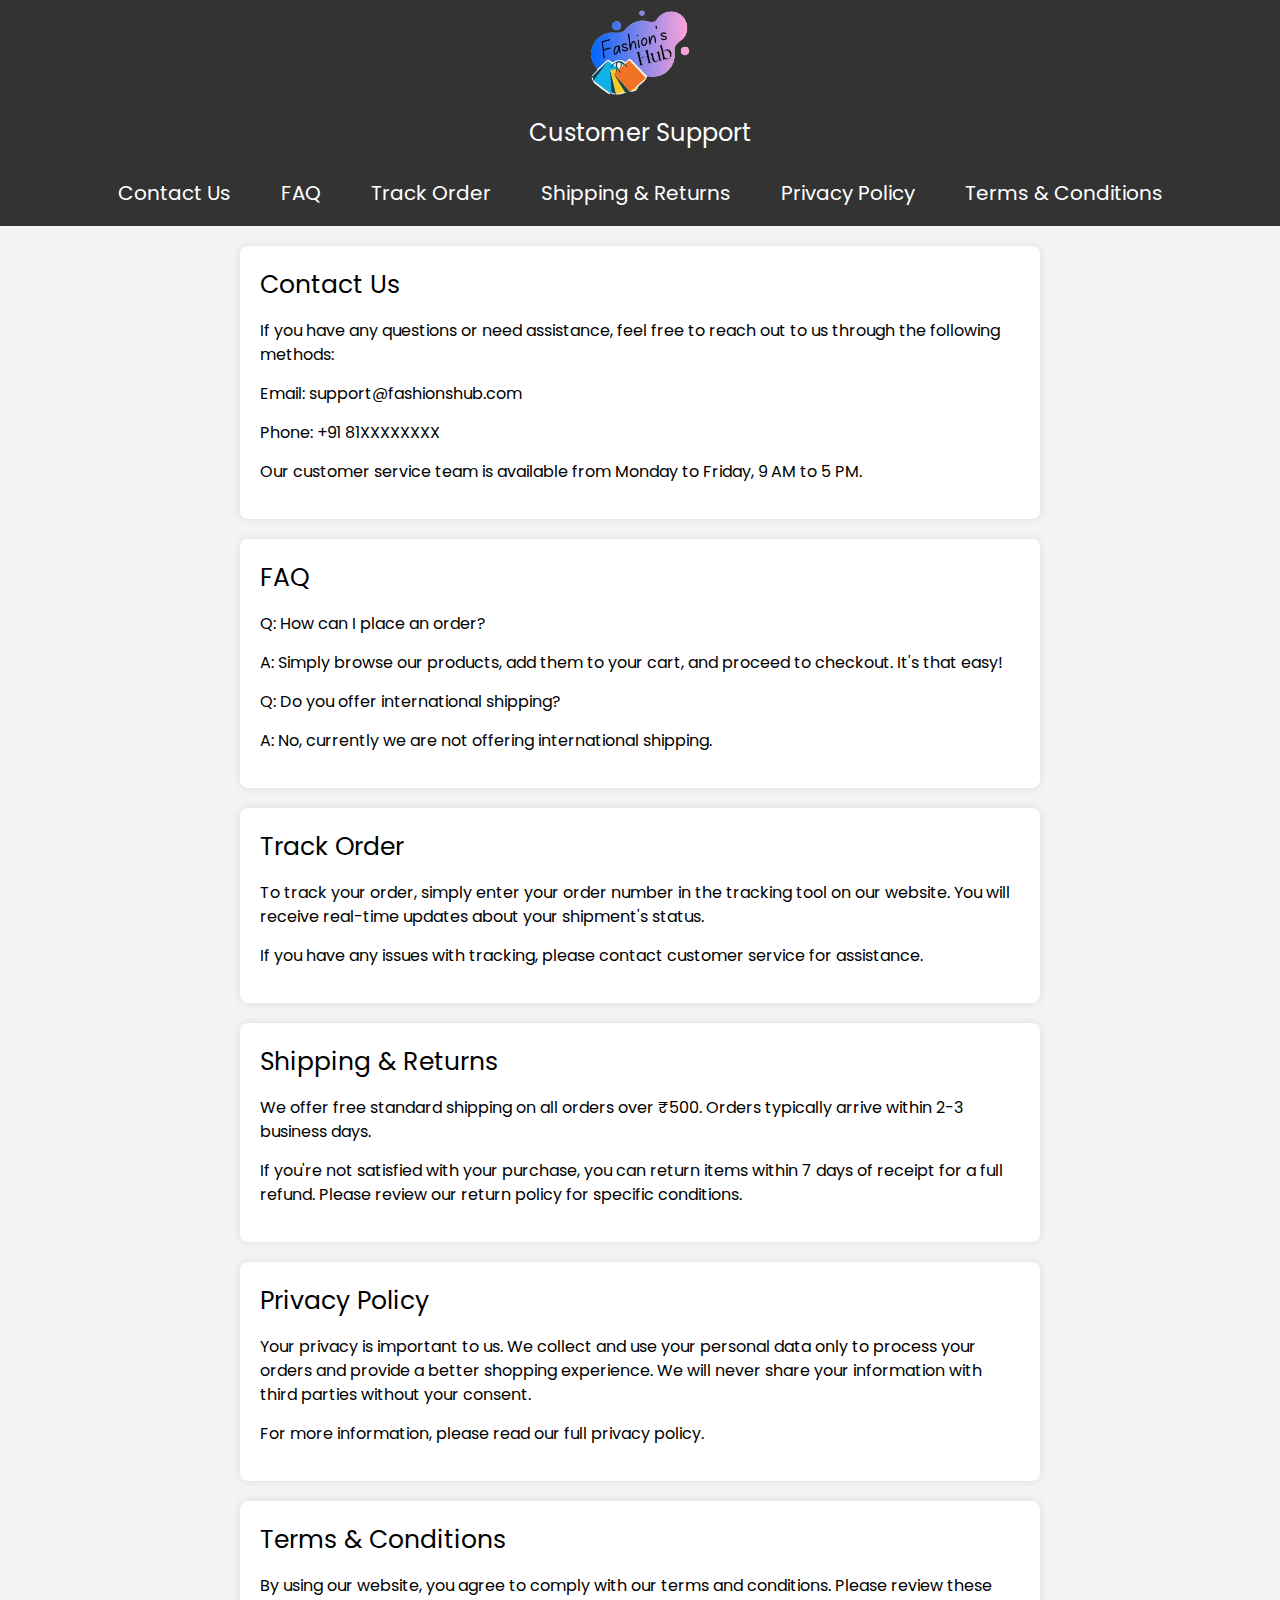
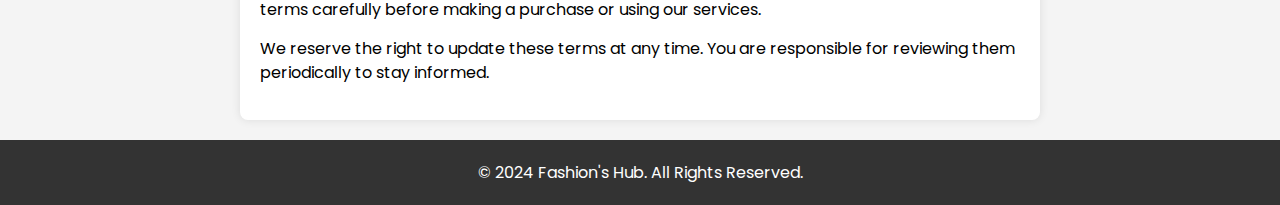
<file: InfoPage.html>
<!DOCTYPE html>
<html lang="en">
<head>
    <meta charset="UTF-8">
    <meta name="viewport" content="width=device-width, initial-scale=1.0">
    <title>Customer Support</title>
    <link rel="preconnect" href="https://fonts.googleapis.com">
    <link rel="preconnect" href="https://fonts.gstatic.com" crossorigin>
    <link href="https://fonts.googleapis.com/css2?family=Arima:wght@100..700&family=Assistant:wght@200..800&family=Nunito:ital,wght@0,200..1000;1,200..1000&family=Poppins:ital,wght@0,100;0,200;0,300;0,400;0,500;0,600;0,700;0,800;0,900;1,100;1,200;1,300;1,400;1,500;1,600;1,700;1,800;1,900&family=Roboto:ital,wght@0,100;0,300;0,400;0,500;0,700;0,900;1,100;1,300;1,400;1,500;1,700;1,900&display=swap" rel="stylesheet">
    <link rel="shortcut icon" href="favicon.ico" type="image/x-icon">
    <style>
        * {
            margin: 0;
            padding: 0;
            box-sizing: border-box;
            font-family: "Poppins", sans-serif;
            font-weight: 400;
        }

        body {
            background-color: #f4f4f4;
        }

        header {
            display: flex;
            flex-direction: column;
            align-items: center;
            gap: 20px;
            color: #fff;
            background-color: #333;
            padding: 10px 0;
            text-align: center;
        }

        header img {
            width: 100px;
        }

        .header-links {
            display: flex;
            flex-wrap: wrap;
            justify-content: center;
            gap: 20px;
        }

        .header-links a {
            color: #fff;
            text-decoration: none;
            font-size: 20px;
            padding: 8px 15px;
            border-radius: 5px;
            transition: background-color 0.3s ease;
        }

        .header-links a:hover {
            background-color: #f39c12;
        }

        .content-section {
            padding: 20px;
            max-width: 800px;
            margin: 20px auto;
            background-color: #fff;
            border-radius: 8px;
            box-shadow: 0 0 10px rgba(0, 0, 0, 0.1);
        }

        .content-section h3 {
            font-size: 25px;
            margin-bottom: 15px;
        }

        .content-section p {
            font-size: 1rem;
            line-height: 1.5;
            margin-bottom: 15px;
        }

        
        footer {
            background-color: #333;
            color: white;
            padding: 20px;
            text-align: center;
        }

    </style>
</head>
<body>

    <header>
        <img src="Fashion_s2-removebg-preview1.png" alt="Fashion's Hub Logo">
        <h2>Customer Support</h2>
        <div class="header-links">
            <a href="#contact-us">Contact Us</a>
            <a href="#faq">FAQ</a>
            <a href="#track-order">Track Order</a>
            <a href="#shipping-returns">Shipping & Returns</a>
            <a href="#privacy-policy">Privacy Policy</a>
            <a href="#terms-conditions">Terms & Conditions</a>
        </div>
    </header>

    <main>
    <div class="content-section" id="contact-us">
        <h3>Contact Us</h3>
        <p>If you have any questions or need assistance, feel free to reach out to us through the following methods:</p>
        <p>Email: support@fashionshub.com</p>
        <p>Phone: +91 81XXXXXXXX</p>
        <p>Our customer service team is available from Monday to Friday, 9 AM to 5 PM.</p>
    </div>

    <div class="content-section" id="faq">
        <h3>FAQ</h3>
        <p><strong>Q: How can I place an order?</strong></p>
        <p>A: Simply browse our products, add them to your cart, and proceed to checkout. It's that easy!</p>
        <p><strong>Q: Do you offer international shipping?</strong></p>
        <p>A: No, currently we are not offering international shipping.</p>
    </div>

    <div class="content-section" id="track-order">
        <h3>Track Order</h3>
        <p>To track your order, simply enter your order number in the tracking tool on our website. You will receive real-time updates about your shipment's status.</p>
        <p>If you have any issues with tracking, please contact customer service for assistance.</p>
    </div>

    <div class="content-section" id="shipping-returns">
        <h3>Shipping & Returns</h3>
        <p>We offer free standard shipping on all orders over ₹500. Orders typically arrive within 2-3 business days.</p>
        <p>If you're not satisfied with your purchase, you can return items within 7 days of receipt for a full refund. Please review our return policy for specific conditions.</p>
    </div>
    
    <div class="content-section" id="privacy-policy">
        <h3>Privacy Policy</h3>
        <p>Your privacy is important to us. We collect and use your personal data only to process your orders and provide a better shopping experience. We will never share your information with third parties without your consent.</p>
        <p>For more information, please read our full privacy policy.</p>
    </div>

    <div class="content-section" id="terms-conditions">
        <h3>Terms & Conditions</h3>
        <p>By using our website, you agree to comply with our terms and conditions. Please review these terms carefully before making a purchase or using our services.</p>
        <p>We reserve the right to update these terms at any time. You are responsible for reviewing them periodically to stay informed.</p>
    </div>
    </main>

    
    <footer>
        <p>&copy; 2024 Fashion's Hub. All Rights Reserved.</p>
    </footer>

</body>
</html>
</file>
